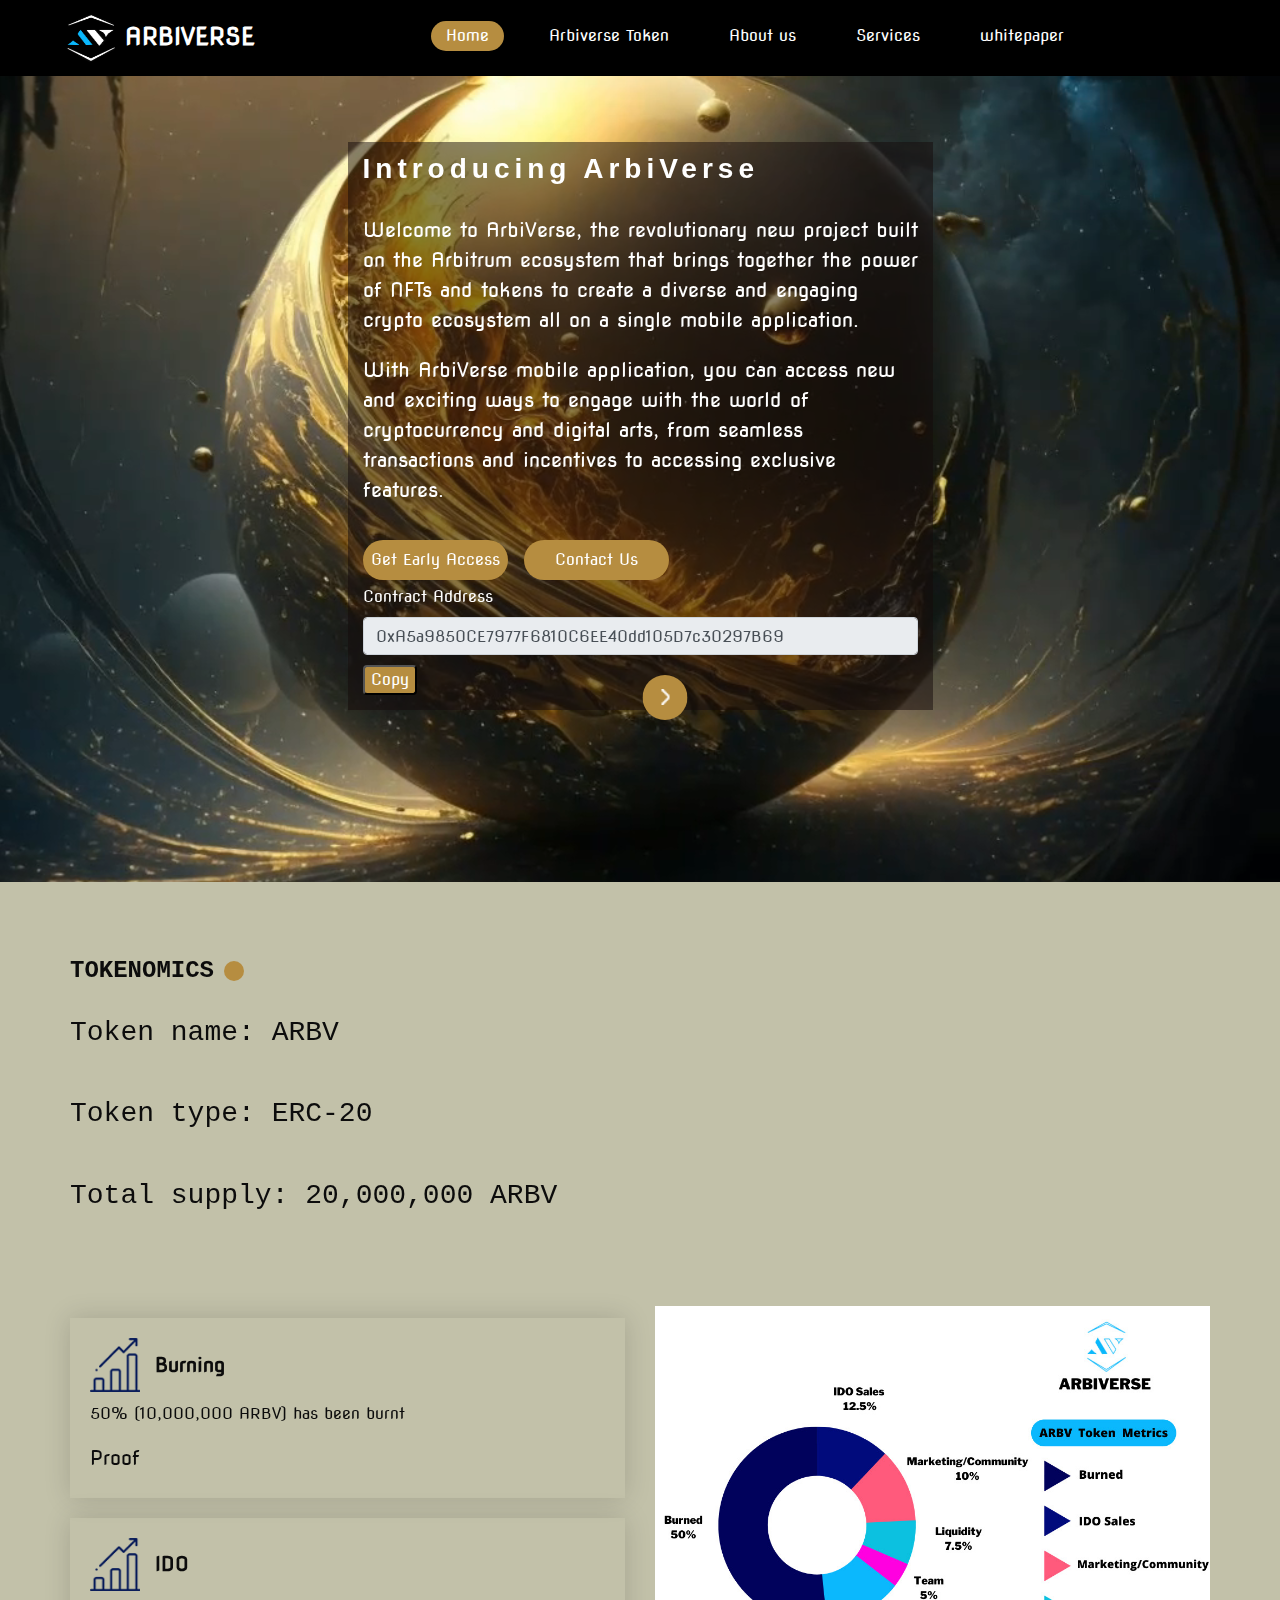
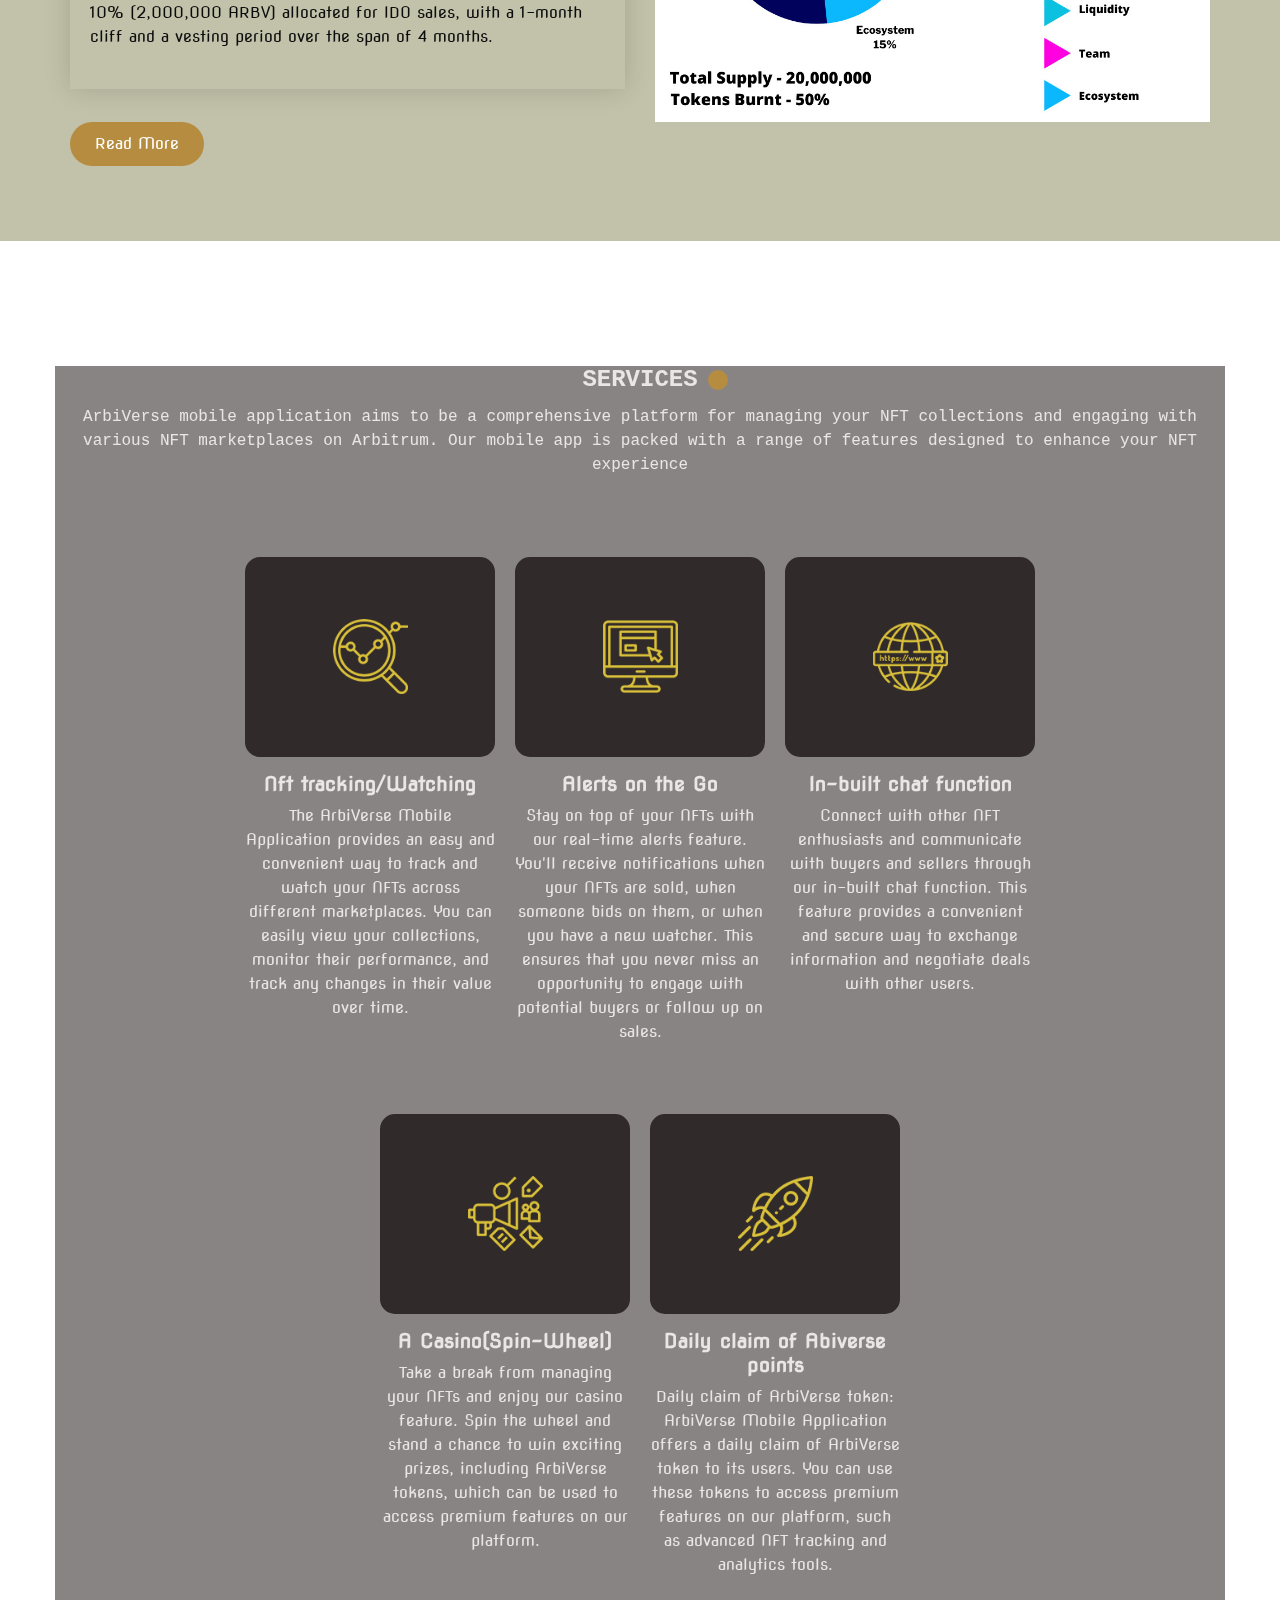
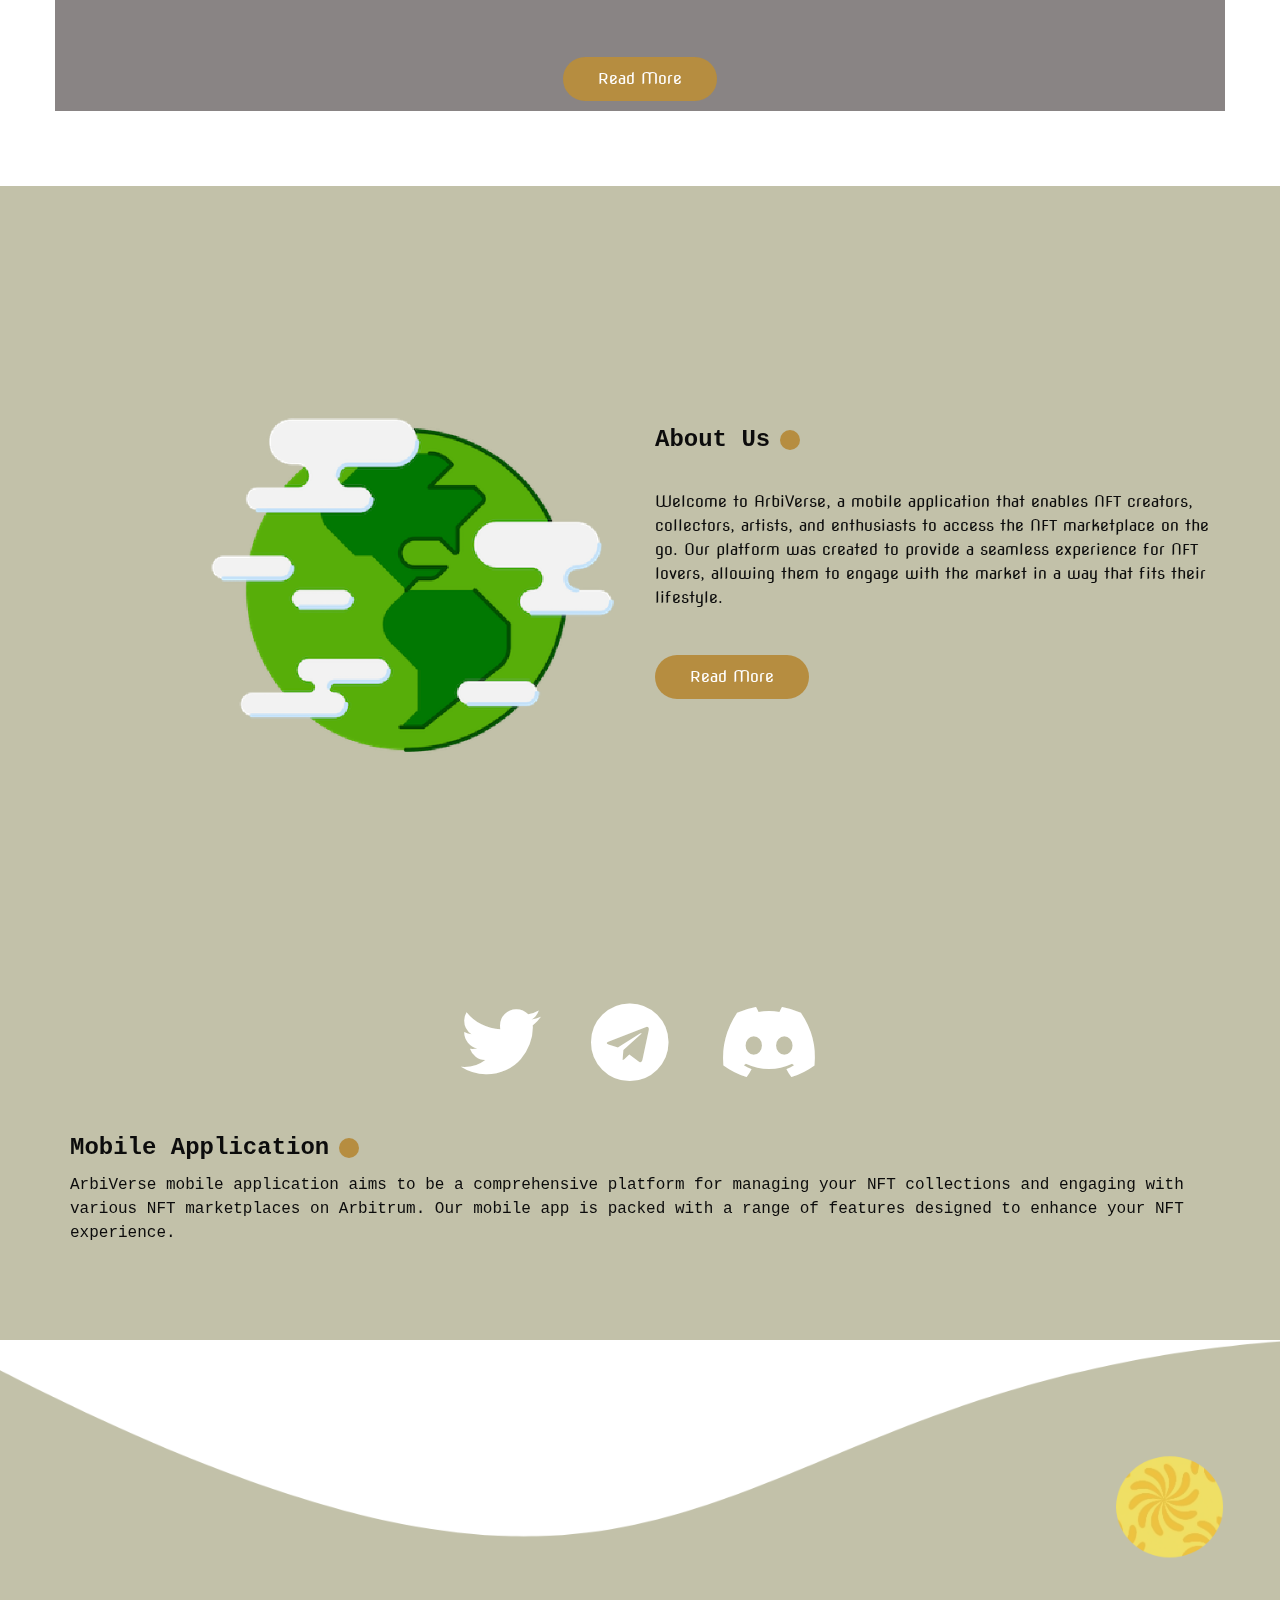
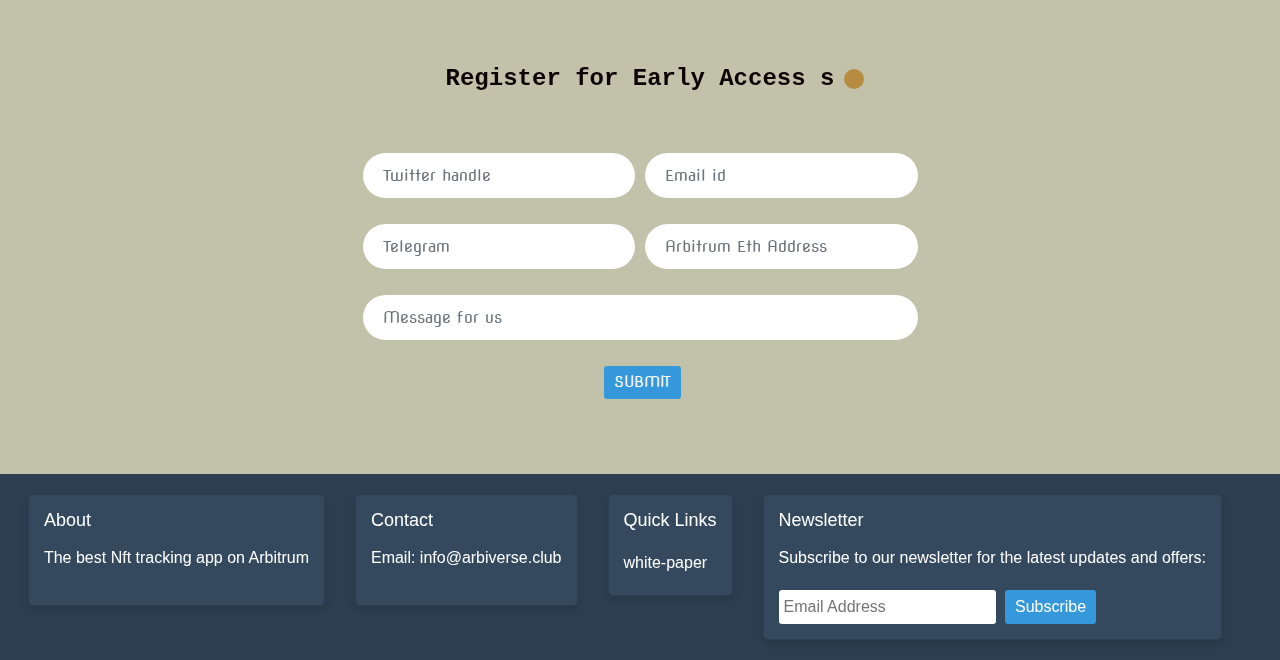
<file: index.html>
<!DOCTYPE html>
<html>

<head>
    <meta charset="utf-8" />
    <meta http-equiv="X-UA-Compatible" content="IE=edge" />
    <meta name="viewport" content="width=device-width, initial-scale=1, shrink-to-fit=no" />
    <meta name="keywords" content="" />
    <meta name="description" content="" />
    <meta name="author" content="" />
    <link rel="preconnect" href="https://fonts.googleapis.com">
    <link rel="preconnect" href="https://fonts.gstatic.com" crossorigin>
    <link href="https://fonts.googleapis.com/css2?family=Outfit:wght@400;600;700&display=swap" rel="stylesheet">
    <link rel="stylesheet" href="https://cdnjs.cloudflare.com/ajax/libs/font-awesome/6.2.1/css/all.min.css" integrity="sha512-MV7K8+y+gLIBoVD59lQIYicR65iaqukzvf/nwasF0nqhPay5w/9lJmVM2hMDcnK1OnMGCdVK+iQrJ7lzPJQd1w==" crossorigin="anonymous" referrerpolicy="no-referrer"
    />
     <link rel="stylesheet" href="https://cdnjs.cloudflare.com/ajax/libs/font-awesome/5.15.3/css/all.min.css">
    <style>
        @import url('https://css.gg/chevron-right-o.css');
    </style>
    <link href="https://fonts.cdnfonts.com/css/games" rel="stylesheet">
    <style>
        @import url('https://fonts.cdnfonts.com/css/games');
    </style>
    <link href='https://fonts.googleapis.com/css?family=Nova Flat' rel='stylesheet'>
    <title>Arbiverse</title>
    <link rel="stylesheet" type="text/css" href="https://cdnjs.cloudflare.com/ajax/libs/OwlCarousel2/2.1.3/assets/owl.carousel.min.css" />
    <link rel="stylesheet" type="text/css" href="css/bootstrap.css" />
    <link href="https://fonts.googleapis.com/css?family=Poppins:400,600,700&display=swap" rel="stylesheet">
    <link href="css/style.css" rel="stylesheet" />
    <link href="css/responsive.css" rel="stylesheet" />
    <style>
         /* Custom styles for social icons */
     .social-icons {
      list-style: none;
      padding: 0;
      margin: 0;
      display: flex;
      justify-content: center;
    }

    .social-icons li {
      margin: 0 10px;
    }

     .social-icons li a {
      font-size: 80px; /* Adjust the icon size as needed */
      display: inline-block;
      transition: transform 0.5s, color 0.5s; /* Added color transition */
      color: #fff; /* Initial color */
    }

    .social-icons li a:hover {
      transform: translateY(-10px);
      color: #B68D40; /* Color on hover */
    }
    
    footer {
            display: flex;
            flex-wrap: wrap;
            justify-content: center;
            align-items: flex-start;
            background-color: #2c3e50;
            padding: 20px;
            font-family: Arial, sans-serif;
            color: #ffffff;
        }

        .footer-section {
            width: 100%;
            margin-bottom: 20px;
        }

        .footer-section h3 {
            margin-bottom: 10px;
            font-size: 18px;
            border-bottom: 2px solid #34495e;
            display: inline-block;
            padding-bottom: 3px;
            animation: slideInLeft 1s;
        }

        .footer-section p,
        ul,
        li,
        form {
            animation: slideInUp 1s;
        }

        .social-icons {
            display: flex;
            justify-content: center;
        }

        .social-icons a {
            margin: 0 15px;
            text-decoration: none;
        }

        .social-icons img {
            width: 60px;
            height: 60px;
            border-radius: 50%;
            transition: transform 0.5s;
        }

        .social-icons img:hover {
            animation: bounce 0.5s;
        }

        .copy-right {
            margin: 20px 0;
            width: 100%;
            text-align: center;
            animation: fadeIn 1s;
        }

        ul {
            list-style-type: none;
            padding-left: 0;
        }

        li {
            margin-bottom: 5px;
        }

        a {
            color: #ffffff;
            text-decoration: none;
        }

        a:hover {
            color: #3498db;
        }

        input[type="email"] {
            padding: 5px;
            border: none;
            border-radius: 3px;
        }

        button[type="submit"] {
            padding: 5px 10px;
            background-color: #3498db;
            color: #ffffff;
            border: none;
            border-radius: 3px;
            cursor: pointer;
            margin-left: 5px;
        }

        button[type="submit"]:hover {
            background-color: #2980b9;
        }

        @media screen and (min-width: 768px) {
            .footer-section {
                width: auto;
                margin-right: 30px;
                margin-bottom: 0;
            }
            .social-icons,
            .copy-right {
                width: auto;
            }
            .copy-right {
                margin: 20px 0 0 0;
                text-align: center;
            }
        }

        @keyframes bounce {
            0%,
            20%,
            50%,
            80%,
            100% {
                transform: translateY(0);
            }
            40% {
                transform: translateY(-30px);
            }
            60% {
                transform: translateY(-15px);
            }
        }

        @keyframes slideInLeft {
            0% {
                transform: translateX(-100%);
                opacity: 0;
            }
            100% {
                transform: translateX(0);
                opacity: 1;
            }
        }

        @keyframes slideInUp {
            0% {
                transform: translateY(20px);
                opacity: 0;
            }
            100% {
                transform: translateY(0);
                opacity: 1;
            }
        }

        @keyframes fadeIn {
            0% {
                opacity: 0;
            }
            100% {
                opacity: 1;
            }
        }

        .card {
            background-color: #34495e;
            border-radius: 5px;
            padding: 15px;
            box-shadow: 0 4px 6px rgba(0, 0, 0, 0.1);
        }

        .card h3 {
            margin-top: 0;
        }
    </style>
</head>

<body style="font-family: 'Nova Flat'; ">
    <div class="hero_area backimage">
        <header class="header_section">
            <div class="container-fluid" style="background-color: black; z-index:100;">
                <nav class="navbar navbar-expand-lg custom_nav-container "> <a class="navbar-brand" href="index.html"> <span> <img src="images/logo.png" class="logo" alt=""> Arbiverse </span> </a> </a> <button class="navbar-toggler" type="button" data-toggle="collapse" data-target="#navbarSupportedContent" aria-controls="navbarSupportedContent"
                        aria-expanded="false" aria-label="Toggle navigation"> <span class="s-1"> </span> <span class="s-2"> </span> <span class="s-3"> </span> </button>
                    <div class="collapse navbar-collapse" id="navbarSupportedContent">
                        <div class="d-flex mx-auto flex-column flex-lg-row align-items-center">
                            <ul class="navbar-nav ">
                                <li class="nav-item active"> <a class="nav-link" href="#">Home <span class="sr-only">(current)</span></a> </li>
                                <li class="nav-item"> <a class="nav-link" href="#token">Arbiverse Token</a> </li>
                                <li class="nav-item"> <a class="nav-link" href="#about"> About us</a> </li>
                                <li class="nav-item"> <a class="nav-link" href="#service">Services</a> </li>
                                <li class="nav-item"> <a class="nav-link" href="https://arbiverse.gitbook.io/white-paper/">whitepaper</a> </li>
                                <!-- <li class="nav-item"> <a class="nav-link" href="">Arbiversity</a> <h6>comming soon</h6> </li>-->
                            </ul>
                        </div>
                    </div>
                </nav>
            </div>
        </header>
        <section class=" slider_section">
            <div id="carouselExampleIndicators" class="carousel slide" data-ride="carousel">
                <div class="carousel-inner">
                    <div class="carousel-item active ">
                        <div class="container">
                            <div class="row">
                                <div class="col-md-6 m-div">
                                    <div class="detail_box">
                                        <h1 style=" font-family: 'Games', sans-serif; letter-spacing: 5px; font-size:28px; margin-top: 10px;"> Introducing ArbiVerse </h1>
                                        <div>
                                            <p style="font-size:20px;"> Welcome to ArbiVerse, the revolutionary new project built on the Arbitrum ecosystem that brings together the power of NFTs and tokens to create a diverse and engaging crypto ecosystem all on a single mobile
                                                application.
                                                <p style="font-size:20px;"> With ArbiVerse mobile application, you can access new and exciting ways to engage with the world of cryptocurrency and digital arts, from seamless transactions and incentives to accessing exclusive features.</p>
                                            </p>
                                        </div>
                                        <div class="btn-box"> <a href="#early" class="btn-1"> Get Early Access </a> <a href="" class="btn-1"> Contact Us </a> </div>
                                        <div class="contract-address-container" style="margin-bottom: 15px;"> <label for="contract-address">Contract Address</label> <input type="text" class="form-control" id="contract-address" value="0xA5a9850CE7977F6810C6EE40dd105D7c30297B69" readonly> <button class="rounded" type="button"
                                                style="background-color:#B68D40; margin-top:10px;border-radius: 20%; color: #fff;" id="copy-button" onclick="copyAddress()">Copy</button> </div>
                                    </div>
                                </div>
                                <!-- <div class="col-md-6"> <div class="img-box"> <img src="images/img7.png" alt=""> </div></div>--></div>
                        </div>
                    </div>
                    <div class="carousel-item ">
                        <div class="container">
                            <div class="row">
                                <div class="col-md-6 m-div">
                                    <div class="detail_box" style="margin-bottom:10px;">
                                        <h1 style=" font-family: 'Games', sans-serif; letter-spacing: 5px; font-size: 28px; margin-top: 10px;"> Introducing ArbiVerse </h1>
                                        <p style="font-size:20px;"> Welcome to the world of ArbiVerse - where the possibilities of NFTs on Arbitrum are endless! Join us on an exciting journey through a unique universe of NFTs, where you can manage, trade, and interact with your
                                            collections like never before. With ArbiVerse, you can experience the full potential of NFTs on the Arbitrum network, with cutting-edge features and tools designed to simplify your NFT experience.</p>
                                        </p>
                                        <div class="btn-box"> <a href="" class="btn-1"> Get Early Access </a> <a href="" class="btn-1"> Contact Us </div><div class="contract-address-container" style="margin-bottom: 15px;"> <label for="contract-address">Contract Address</label> <input type="text" class="form-control" id="contract-address" value="0xA5a9850CE7977F6810C6EE40dd105D7c30297B69" readonly> <button class="rounded" type="button" style="background-color:#B68D40; margin-top:10px;border-radius: 20%; color: #fff;" id="copy-button" onclick="copyAddress()">Copy</button> </div></div></div></div></div></div></div></div><div class="carousel_btn-container" style="margin-top:40px;"><!-- <a class="carousel-control-prev" href="#carouselExampleIndicators" role="button" data-slide="prev"> <span class="sr-only">Previous</span> </a>                                            --> <a class="carousel-control-next" href="#carouselExampleIndicators" role="button" data-slide="next"> <span class="sr-only">Next</span> </a> </div>
                                    </div>
        </section>
        </div>
        <div id="token"></div>
        <section class="work_section layout_padding" style="background-color:#c2c1a9;">
            <div class="container">
                <div class="heading_container">
                    <h2> TOKENOMICS </h2>
                    <p>
                        <h3>Token name: ARBV</h3>
                    </p>
                    <p>
                        <h3>Token type: ERC-20</h3>
                    </p>
                    <p>
                        <h3>Total supply: 20,000,000 ARBV</h3>
                    </p>
                    </p>
                </div>
                <div class="row">
                    <div class="col-md-6">
                        <div class="detail_container">
                            <div class="box b-1">
                                <div class="top-box">
                                    <div class="icon-box"> <img src="images/work-i2.png" alt=""> </div>
                                    <h5> Burning </h5>
                                </div>
                                <div class="bottom-box">
                                    <p> 50% (10,000,000 ARBV) has been burnt </p>
                                    <h5 class="top-box"> Proof</h5>
                                </div>
                            </div>
                            <div class="box b-1">
                                <div class="top-box">
                                    <div class="icon-box"> <img src="images/work-i2.png" alt=""> </div>
                                    <h5> IDO </h5>
                                </div>
                                <div class="bottom-box">
                                    <p> 10% (2,000,000 ARBV) allocated for IDO sales, with a 1-month cliff and a vesting period over the span of 4 months. </p>
                                </div>
                            </div>
                        </div>
                    </div>
                    <div class="col-md-6">
                        <div class="img-box"> <img src="images/wat.jpeg" alt=""> </div>
                    </div>
                </div>
                <div class="btn-box"> <a href="https://arbiverse.gitbook.io/white-paper/page-1/whitepaper-arbiverse/statement-of-problem/features" target="_blank"> Read More </a> </div>
            </div>
        </section>
        <div id="service"></div>
        <section class="service_section layout_padding">
            <div class="video-container"> <video autoplay muted loop id="video-background"> <source src="/images/gold.mp4" type="video/mp4"> </video></div>
            <div class="container m-div">
                <div class="heading_container">
                    <h2> SERVICES </h2>
                    <p> ArbiVerse mobile application aims to be a comprehensive platform for managing your NFT collections and engaging with various NFT marketplaces on Arbitrum. Our mobile app is packed with a range of features designed to enhance your NFT
                        experience </p>
                </div>
                <div class="service_container">
                    <div class="box">
                        <div class="img-box"> <img src="images/s-1.png" alt=""> </div>
                        <div class="detail-box">
                            <h5> Nft tracking/Watching </h5>
                            <p> The ArbiVerse Mobile Application provides an easy and convenient way to track and watch your NFTs across different marketplaces. You can easily view your collections, monitor their performance, and track any changes in their
                                value over time. </p>
                        </div>
                    </div>
                    <div class="box">
                        <div class="img-box"> <img src="images/s-2.png" alt=""> </div>
                        <div class="detail-box">
                            <h5> Alerts on the Go </h5>
                            <p> Stay on top of your NFTs with our real-time alerts feature. You'll receive notifications when your NFTs are sold, when someone bids on them, or when you have a new watcher. This ensures that you never miss an opportunity to
                                engage with potential buyers or follow up on sales. </p>
                        </div>
                    </div>
                    <div class="box">
                        <div class="img-box"> <img src="images/s-3.png" alt=""> </div>
                        <div class="detail-box">
                            <h5> In-built chat function </h5>
                            <p> Connect with other NFT enthusiasts and communicate with buyers and sellers through our in-built chat function. This feature provides a convenient and secure way to exchange information and negotiate deals with other users.
                                </p>
                        </div>
                    </div>
                    <div class="box">
                        <div class="img-box"> <img src="images/s-4.png" alt=""> </div>
                        <div class="detail-box">
                            <h5> A Casino(Spin-Wheel) </h5>
                            <p> Take a break from managing your NFTs and enjoy our casino feature. Spin the wheel and stand a chance to win exciting prizes, including ArbiVerse tokens, which can be used to access premium features on our platform. </div>
                    </div>
                    <div class="box">
                        <div class="img-box"> <img src="images/s-5.png" alt=""> </div>
                        <div class="detail-box">
                            <h5> Daily claim of Abiverse points </h5>
                            <p> Daily claim of ArbiVerse token: ArbiVerse Mobile Application offers a daily claim of ArbiVerse token to its users. You can use these tokens to access premium features on our platform, such as advanced NFT tracking and analytics
                                tools. </p>
                        </div>
                    </div>
                </div>
                <div class="btn-box"> <a href="https://arbiverse.gitbook.io/white-paper/page-1/whitepaper-arbiverse/statement-of-problem/features" target="_blank" style="margin-bottom:10px;"> Read More </a> </div>
            </div>
        </section>
        <div id="about"></div>
        <section class="about_section " style="background-color:#c2c1a9;">
            <div class="container">
                <div class="row">
                    <div class="col-md-6">
                        <div class="img-box"> <img src="images/about-img.png" class="animated11"> </div>
                    </div>
                    <div class="col-md-6">
                        <div class="detail-box">
                            <div class="heading_container">
                                <h2> About Us </h2>
                            </div>
                            <p> Welcome to ArbiVerse, a mobile application that enables NFT creators, collectors, artists, and enthusiasts to access the NFT marketplace on the go. Our platform was created to provide a seamless experience for NFT lovers, allowing
                                them to engage with the market in a way that fits their lifestyle. </p><a href="https://arbiverse.gitbook.io/white-paper/" target="_blank"> Read More </a> </div>
                    </div>
                </div>
            </div>
        </section>

        <section style="background-color:#c2c1a9;">
            <div class="container">
    <ul class="social-icons">
      <li><a href="https://twitter.com/ArbiVerse_1"><i class="fab fa-twitter"></i></a></li>
      <li><a href="https://t.me/+edkZitNoalRlYWM8"><i class="fab fa-telegram"></i></a></li>
      <li><a href="https://discord.gg/FgxFASmcVW"><i class="fab fa-discord"></i></a></li>
    </ul>
  </div>
        </section>
        <section class="client_section layout_padding-bottom" style="background-color:#c2c1a9;">
            <div class="container">
                <div class="heading_container">
                    <h2 style="margin-top: 30px;"> Mobile Application </h2>
                    <p> ArbiVerse mobile application aims to be a comprehensive platform for managing your NFT collections and engaging with various NFT marketplaces on Arbitrum. Our mobile app is packed with a range of features designed to enhance your NFT
                        experience. </p>
                </div>
            </div>
            </div>
        </section>
        <div class="footer_bg">
            <div id="early"></div>
            <section class="contact_section layout_padding" id="contactLink" style="background-color: #c2c1a9;">
                <div class="container">
                    <div class="heading_container">
                        <h2> Register for Early Access s</h2>
                    </div>
                </div>
                <div class="container">
                    <div class="row">
                        <div class="col-lg-6 col-md-8 mx-auto">
                            <form action="https://getform.io/f/b34e4807-327c-4b07-a228-e07c7dcbfc61" method="POST" target="_blank">
                                <div class="form-row">
                                    <div class="form-group col-md-6"> <input type="text" class="form-control" id="inputName4" placeholder="Twitter handle" name="twitter"> </div>
                                    <div class="form-group col-md-6"> <input type="email" class="form-control" id="inputEmail4" placeholder="Email id" name="email"> </div>
                                </div>
                                <div class="form-row">
                                    <div class="form-group col"> <input type="text" class="form-control" id="inputSubject4" placeholder="Telegram" name="Telegram"> </div>
                                    <div class="form-group col"> <input type="text" class="form-control" id="inputSubject4" placeholder="Arbitrum Eth Address" name="EthAddress"> </div>
                                </div>
                                <div class="form-group"> <input type="text" class="form-control" id="inputMessage" placeholder="Message for us" name="Message"> </div>
                                <div class="d-flex justify-content-center"> <button type="submit" class="" style="margin-top:10px;">Submit</button> </div>
                            </form>
                        </div>
                    </div>
                </div>
            </section>
            <footer>
                <div class="footer-section card">
                    <h3>About</h3>
                    <p>The best Nft tracking app on Arbitrum</p>
                </div>
                <div class="footer-section card">
                    <h3>Contact</h3>
                    <p>Email: info@arbiverse.club</p>
                </div>
                <div class="footer-section card">
                    <h3>Quick Links</h3>
                    <ul>
                        <li><a href="/terms"></a></li>
                        <li><a href="https://arbiverse.gitbook.io/white-paper/"></a>white-paper</li>
                    </ul>
                </div>
                <div class="footer-section card">
                    <h3>Newsletter</h3>
                    <p>Subscribe to our newsletter for the latest updates and offers:</p>
                    <form action="https://getform.io/f/b34e4807-327c-4b07-a228-e07c7dcbfc61" method="POST"> <input type="email" name="email" placeholder="Email Address" required> <button type="submit" target="blan">Subscribe</button> </form>
                </div>
            </footer>
</body>
<script>
    const images = ['images/fade.jpg', 'images/arbiverse2.png', 'images/arbivere.png'];
    const background = document.querySelector('.backimage');
    let index = 0;

    function changeBackground() {
        background.style.backgroundImage = `url('${images[index]}')`;
        index = (index + 1) % images.length;
    }
    setInterval(changeBackground, 6000);

    function copyAddress() {
        const addressInput = document.getElementById("contract-address");
        addressInput.select();
        addressInput.setSelectionRange(0, 99999); // For mobile devices document.execCommand("copy"); alert("Contract address copied: " + addressInput.value);}// footer
    }
</script>
<script type="text/javascript" src="js/jquery-3.4.1.min.js"></script>
<script type="text/javascript" src="js/bootstrap.js"></script>
<script type="text/javascript" src="js/custom.js"></script>
<script src="https://code.jquery.com/jquery-3.5.1.slim.min.js"></script>
  <script src="https://cdn.jsdelivr.net/npm/@popperjs/core@2.5.4/dist/umd/popper.min.js"></script>
  <script src="https://maxcdn.bootstrapcdn.com/bootstrap/4.5.2/js/bootstrap.min.js"></script>
    
</html>
</file>
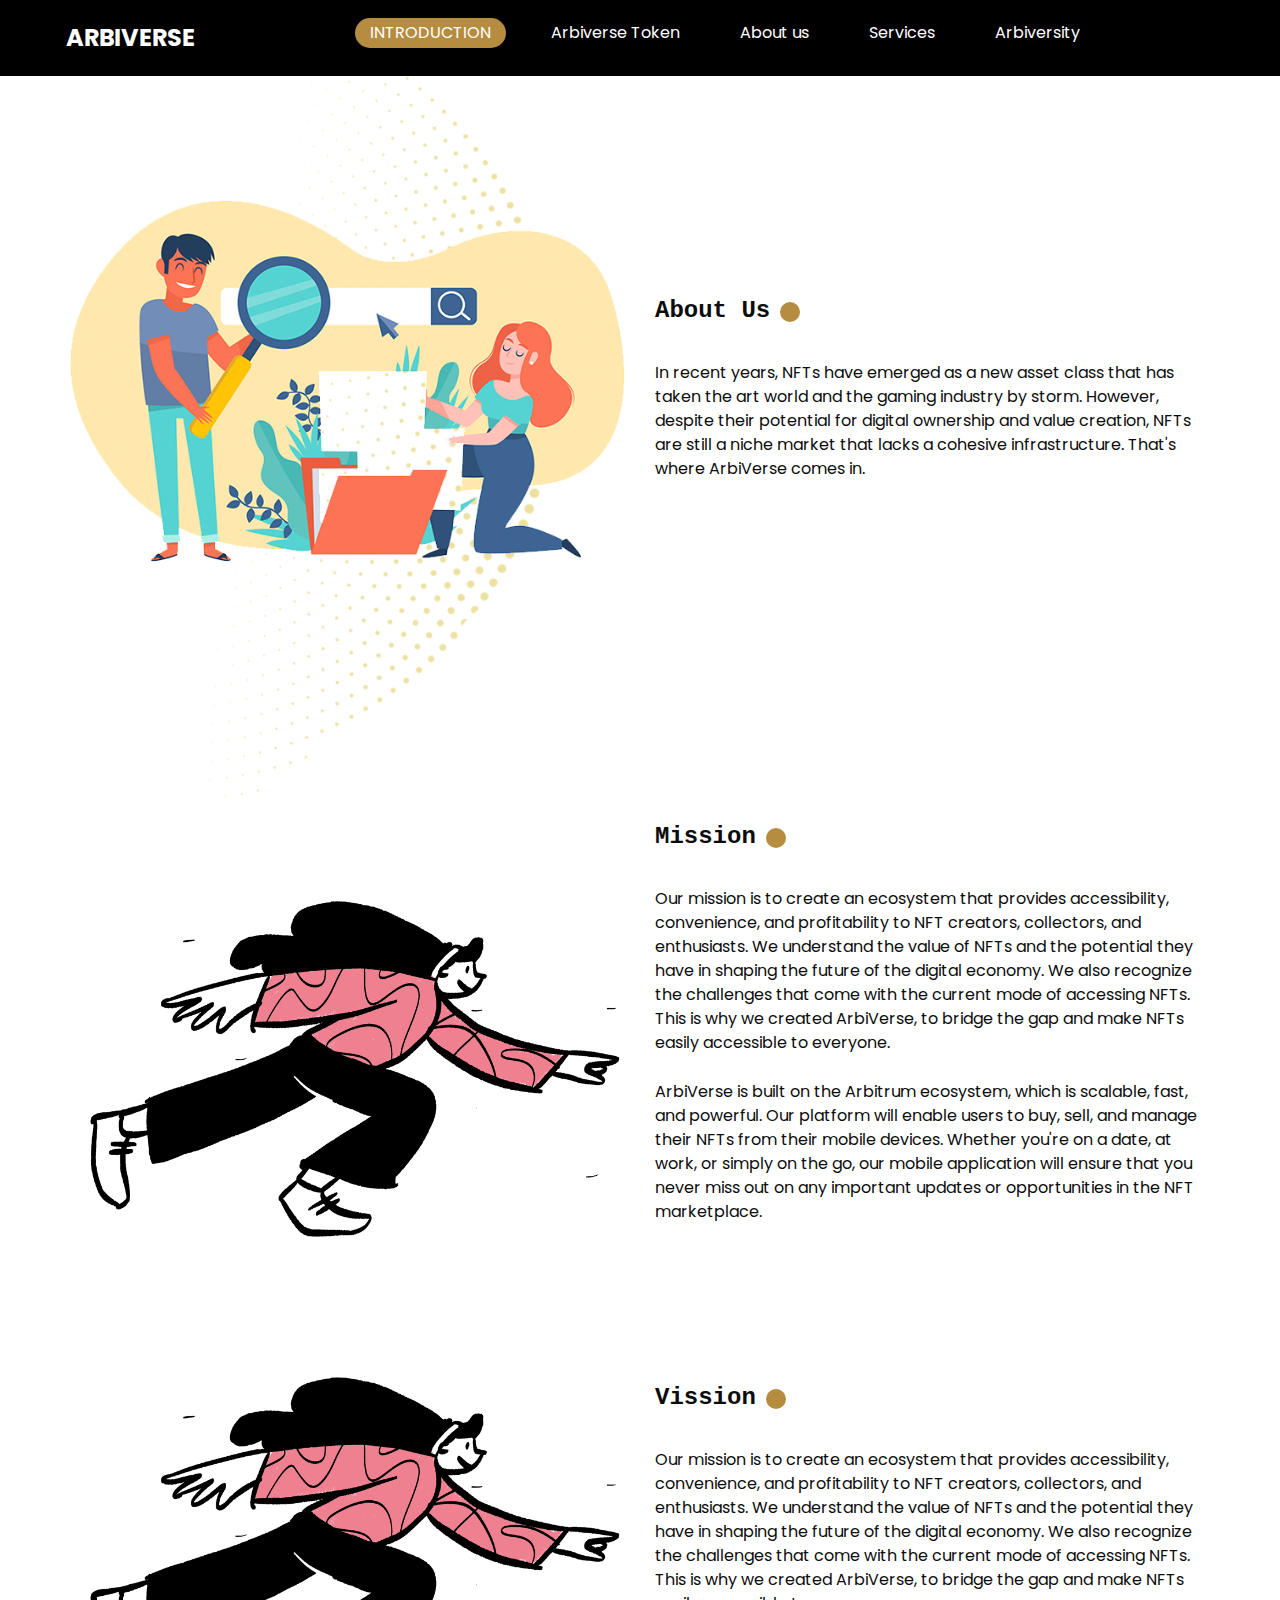
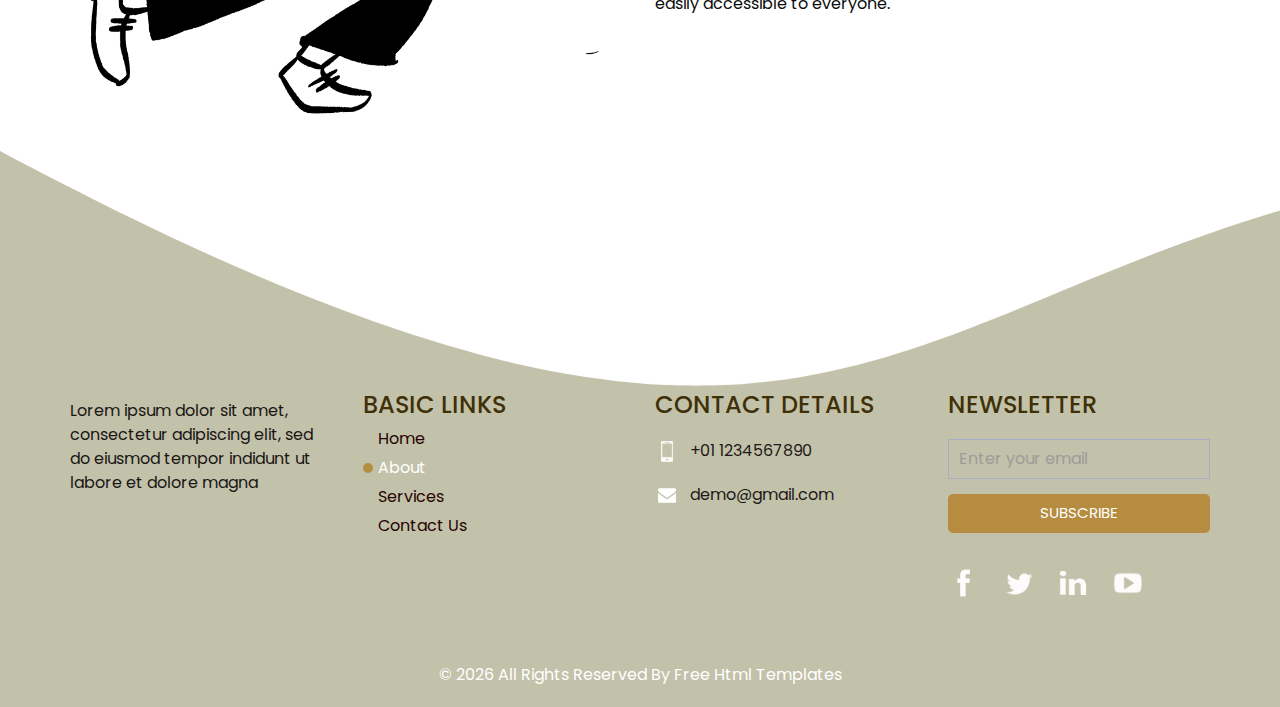
<file: about.html>
<!DOCTYPE html>
<html>

<head>
  <!-- Basic -->
  <meta charset="utf-8" />
  <meta http-equiv="X-UA-Compatible" content="IE=edge" />
  <!-- Mobile Metas -->
  <meta name="viewport" content="width=device-width, initial-scale=1, shrink-to-fit=no" />
  <!-- Site Metas -->
  <meta name="keywords" content="" />
  <meta name="description" content="" />
  <meta name="author" content="" />

  <title>Abiverse</title>

  <!-- slider stylesheet -->
  <link rel="stylesheet" type="text/css" href="https://cdnjs.cloudflare.com/ajax/libs/OwlCarousel2/2.1.3/assets/owl.carousel.min.css" />

  <!-- bootstrap core css -->
  <link rel="stylesheet" type="text/css" href="css/bootstrap.css" />

  <!-- fonts style -->
  <link href="https://fonts.googleapis.com/css?family=Poppins:400,600,700&display=swap" rel="stylesheet">
  <!-- Custom styles for this template -->
  <link href="css/style.css" rel="stylesheet" />
  <!-- responsive style -->
  <link href="css/responsive.css" rel="stylesheet" />
</head>

<body class="sub_page">

  <div class="hero_area">
    <!-- header section strats -->
    <header class="header_section" >
      <div class="container-fluid" style="background-color: black; z-index:100;">
        <nav class="navbar navbar-expand-lg custom_nav-container " >
          <a class="navbar-brand" href="index.html">
            <span>
             Arbiverse
            </span>
          </a>
          </a>
          <button class="navbar-toggler" type="button" data-toggle="collapse" data-target="#navbarSupportedContent" aria-controls="navbarSupportedContent" aria-expanded="false" aria-label="Toggle navigation">
            <span class="s-1"> </span>
            <span class="s-2"> </span>
            <span class="s-3"> </span>
          </button>

          <div class="collapse navbar-collapse" id="navbarSupportedContent">
            <div class="d-flex mx-auto flex-column flex-lg-row align-items-center">
              <ul class="navbar-nav  ">
                <li class="nav-item active">
                  <a class="nav-link" href="index.html">INTRODUCTION  <span class="sr-only">(current)</span></a>
                </li>
                <li class="nav-item">
                  <a class="nav-link" href="about.html">Arbiverse Token</a>
                </li>
                <li class="nav-item">
                  <a class="nav-link" href="service.html"> About us</a>
                </li>
                <li class="nav-item">
                  <a class="nav-link" href="#contactLink">Services</a>
                </li>
                <li class="nav-item">
                  <a class="nav-link" href="#contactLink">Arbiversity</a>
                </li>
              </ul>
            </div>
           
          </div>
        </nav>
      </div>
    </header>
    <!-- end header section -->
  </div>

  <!-- about section -->

  <section class="about_section ">
    <div class="container">
      <div class="row">
        <div class="col-md-6">
          <div class="img-box">
            <img src="images/about-img2.png" alt="">
          </div>
        </div>
        <div class="col-md-6">
          <div class="detail-box">
            <div class="heading_container">
              <h2>
                About Us
              </h2>
            </div>
            <p class="bottom-box">
             In recent years, NFTs have emerged as a new asset class that has taken the art world and the gaming industry by storm. However, despite their potential for digital ownership and value creation, NFTs are still a niche market that lacks a cohesive infrastructure. That's where ArbiVerse comes in. 
            </p>
           
          </div>
        </div>
      </div>
    </div>
  </section>


    

      <section class="about_section ">
    <div class="container">
      <div class="row">
        <div class="col-md-6">
          <div class="img-box">
            <img src="images/sprinting.gif" style="margin-top:60px;" alt="">
          </div>
        </div>
        <div class="col-md-6">
          <div class="detail-box">
            <div class="heading_container">
              <h2>
                Mission
              </h2>
            </div>
            <p class="bottom-box">
        <p>Our mission is to create an ecosystem that provides accessibility, convenience, and profitability to NFT creators, collectors, and enthusiasts. We understand the value of NFTs and the potential they have in shaping the future of the digital economy. We also recognize the challenges that come with the current mode of accessing NFTs. This is why we created ArbiVerse, to bridge the gap and make NFTs easily accessible to everyone.</p>
        <p>ArbiVerse is built on the Arbitrum ecosystem, which is scalable, fast, and powerful. Our platform will enable users to buy, sell, and manage their NFTs from their mobile devices. Whether you're on a date, at work, or simply on the go, our mobile application will ensure that you never miss out on any important updates or opportunities in the NFT marketplace.</p>
        <!-- <p>ArbiVerse is built on the Arbitrum ecosystem, which is scalable, fast, and powerful. Our platform will enable users to buy, sell, and manage their NFTs from their mobile devices. Whether you're on a date, at work, or simply on the go, our mobile application will ensure that you never miss out on any important updates or opportunities in the NFT marketplace.</p> --> 
            </p>
           
          </div>
        </div>
      </div>
    </div>
  </section>

      
    

     <section class="about_section ">
    <div class="container">
      <div class="row">
        <div class="col-md-6">
          <div class="img-box">
            <img src="images/sprinting.gif" style="margin-top:60px;" alt="">
          </div>
        </div>
        <div class="col-md-6">
          <div class="detail-box">
            <div class="heading_container">
              <h2>
                Vission
              </h2>
            </div>
            <p class="bottom-box">
          
        <p>Our mission is to create an ecosystem that provides accessibility, convenience, and profitability to NFT creators, collectors, and enthusiasts. We understand the value of NFTs and the potential they have in shaping the future of the digital economy. We also recognize the challenges that come with the current mode of accessing NFTs. This is why we created ArbiVerse, to bridge the gap and make NFTs easily accessible to everyone.</p>
        <!-- <p>ArbiVerse is built on the Arbitrum ecosystem, which is scalable, fast, and powerful. Our platform will enable users to buy, sell, and manage their NFTs from their mobile devices. Whether you're on a date, at work, or simply on the go, our mobile application will ensure that you never miss out on any important updates or opportunities in the NFT marketplace.</p> --> 
            </p>
           
          </div>
        </div>
      </div>
    </div>
  </section>

  <!-- end about section -->


  <div class="footer_bg">

    <!-- contact section -->
    <section class="contact_section layout_padding" id="contactLink">
      
    </section>


    <!-- end contact section -->



    <!-- info section -->
    <section class="info_section layout_padding2">
      <div class="container">
        <div class="row">
          <div class="col-md-3">
            <div class="info_logo">
              <h3>
                
              </h3>
              <p>
                Lorem ipsum dolor sit amet, consectetur adipiscing elit, sed do eiusmod tempor indidunt ut labore et
                dolore magna
              </p>
            </div>
          </div>
          <div class="col-md-3">
            <div class="info_links">
              <h4>
                BASIC LINKS
              </h4>
              <ul class="  ">
                <li class=" ">
                  <a class="" href="index.html">Home <span class="sr-only">(current)</span></a>
                </li>
                <li class="active">
                  <a class="" href="about.html"> About</a>
                </li>
                <li class="">
                  <a class="" href="service.html"> Services </a>
                </li>
                <li class="">
                  <a class="" href="#contactLink">Contact Us</a>
                </li>
              </ul>
            </div>
          </div>
          <div class="col-md-3">
            <div class="info_contact">
              <h4>
                CONTACT DETAILS
              </h4>
              <a href="">
                <div class="img-box">
                  <img src="images/telephone-white.png" width="12px" alt="">
                </div>
                <p>
                  +01 1234567890
                </p>
              </a>
              <a href="">
                <div class="img-box">
                  <img src="images/envelope-white.png" width="18px" alt="">
                </div>
                <p>
                  demo@gmail.com
                </p>
              </a>
            </div>
          </div>
          <div class="col-md-3">
            <div class="info_form ">
              <h4>
                NEWSLETTER
              </h4>
              <form action="">
                <input type="email" placeholder="Enter your email">
                <button>
                  Subscribe
                </button>
              </form>
              <div class="social_box">
                <a href="">
                  <img src="images/info-fb.png" alt="">
                </a>
                <a href="">
                  <img src="images/info-twitter.png" alt="">
                </a>
                <a href="">
                  <img src="images/info-linkedin.png" alt="">
                </a>
                <a href="">
                  <img src="images/info-youtube.png" alt="">
                </a>
              </div>
            </div>
          </div>
        </div>
      </div>
    </section>

    <!-- end info_section -->


    <!-- footer section -->
    <section class="container-fluid footer_section">
      <div class="container">
        <p>
          &copy; <span id="displayYear"></span> All Rights Reserved By
          <a href="https://html.design/">Free Html Templates</a>
        </p>
      </div>
    </section>
    <!-- footer section -->

  </div>

  <script type="text/javascript" src="js/jquery-3.4.1.min.js"></script>
  <script type="text/javascript" src="js/bootstrap.js"></script>
  <script type="text/javascript" src="js/custom.js"></script>


</body>

</html>
</file>
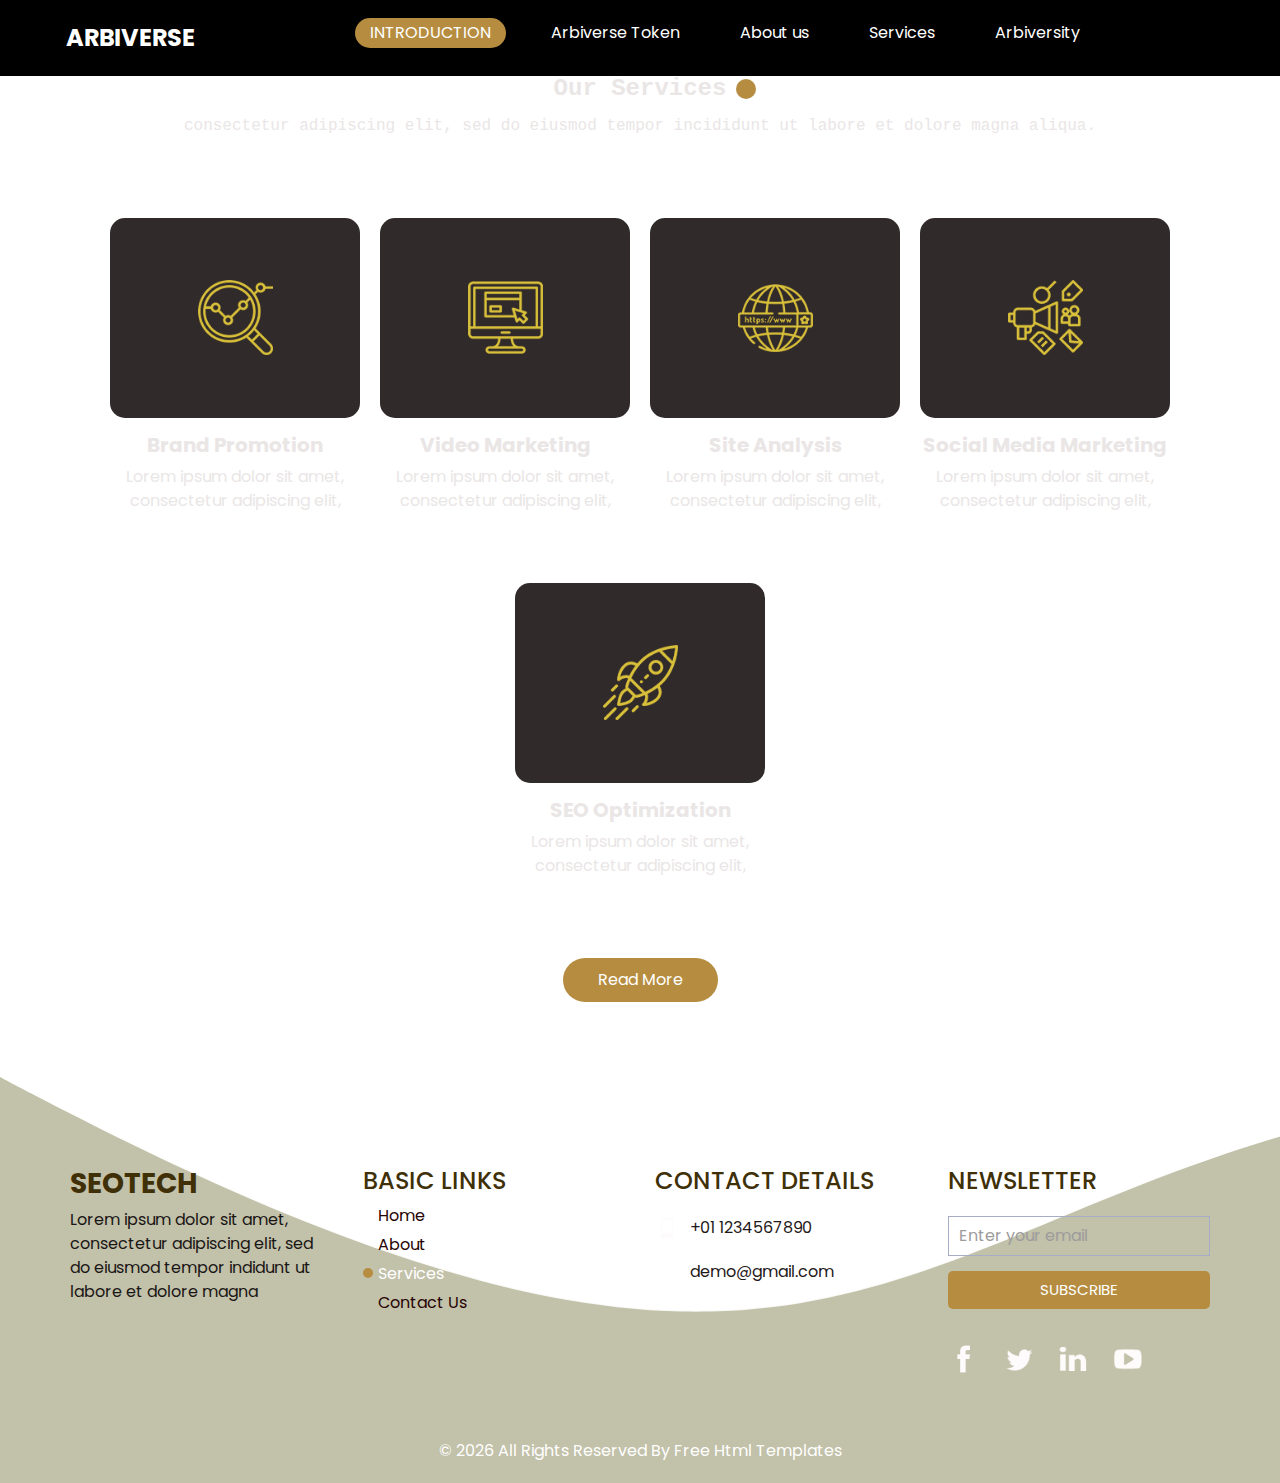
<file: service.html>
<!DOCTYPE html>
<html>

<head>
  <!-- Basic -->
  <meta charset="utf-8" />
  <meta http-equiv="X-UA-Compatible" content="IE=edge" />
  <!-- Mobile Metas -->
  <meta name="viewport" content="width=device-width, initial-scale=1, shrink-to-fit=no" />
  <!-- Site Metas -->
  <meta name="keywords" content="" />
  <meta name="description" content="" />
  <meta name="author" content="" />

  <title>Seotech</title>

  <!-- slider stylesheet -->
  <link rel="stylesheet" type="text/css" href="https://cdnjs.cloudflare.com/ajax/libs/OwlCarousel2/2.1.3/assets/owl.carousel.min.css" />

  <!-- bootstrap core css -->
  <link rel="stylesheet" type="text/css" href="css/bootstrap.css" />

  <!-- fonts style -->
  <link href="https://fonts.googleapis.com/css?family=Poppins:400,600,700&display=swap" rel="stylesheet">
  <!-- Custom styles for this template -->
  <link href="css/style.css" rel="stylesheet" />
  <!-- responsive style -->
  <link href="css/responsive.css" rel="stylesheet" />
</head>

<body class="sub_page">

  <div class="hero_area">
    <!-- header section strats -->
    <header class="header_section" >
      <div class="container-fluid" style="background-color: black; z-index:100;">
        <nav class="navbar navbar-expand-lg custom_nav-container " >
          <a class="navbar-brand" href="index.html">
            <span>
             Arbiverse
            </span>
          </a>
          </a>
          <button class="navbar-toggler" type="button" data-toggle="collapse" data-target="#navbarSupportedContent" aria-controls="navbarSupportedContent" aria-expanded="false" aria-label="Toggle navigation">
            <span class="s-1"> </span>
            <span class="s-2"> </span>
            <span class="s-3"> </span>
          </button>

          <div class="collapse navbar-collapse" id="navbarSupportedContent">
            <div class="d-flex mx-auto flex-column flex-lg-row align-items-center">
              <ul class="navbar-nav  ">
                <li class="nav-item active">
                  <a class="nav-link" href="index.html">INTRODUCTION  <span class="sr-only">(current)</span></a>
                </li>
                <li class="nav-item">
                  <a class="nav-link" href="about.html">Arbiverse Token</a>
                </li>
                <li class="nav-item">
                  <a class="nav-link" href="service.html"> About us</a>
                </li>
                <li class="nav-item">
                  <a class="nav-link" href="#contactLink">Services</a>
                </li>
                <li class="nav-item">
                  <a class="nav-link" href="#contactLink">Arbiversity</a>
                </li>
              </ul>
            </div>
           
          </div>
        </nav>
      </div>
    </header>
    <!-- end header section -->
  </div>

  <!-- service section -->
  <section class="service_section layout_padding">
    <div class="container-fluid">
      <div class="heading_container">
        <h2>
          Our Services
        </h2>
        <p>
          consectetur adipiscing elit, sed do eiusmod tempor incididunt ut labore et dolore magna aliqua.
        </p>
      </div>

      <div class="service_container">
        <div class="box">
          <div class="img-box">
            <img src="images/s-1.png" alt="">
          </div>
          <div class="detail-box">
            <h5>
              Brand Promotion
            </h5>
            <p>
              Lorem ipsum dolor sit amet, consectetur adipiscing elit,
            </p>
          </div>
        </div>
        <div class="box">
          <div class="img-box">
            <img src="images/s-2.png" alt="">
          </div>
          <div class="detail-box">
            <h5>
              Video Marketing

            </h5>
            <p>
              Lorem ipsum dolor sit amet, consectetur adipiscing elit,
            </p>
          </div>
        </div>
        <div class="box">
          <div class="img-box">
            <img src="images/s-3.png" alt="">
          </div>
          <div class="detail-box">
            <h5>
              Site Analysis
            </h5>
            <p>
              Lorem ipsum dolor sit amet, consectetur adipiscing elit,
            </p>
          </div>
        </div>
        <div class="box">
          <div class="img-box">
            <img src="images/s-4.png" alt="">
          </div>
          <div class="detail-box">
            <h5>
              Social Media Marketing
            </h5>
            <p>
              Lorem ipsum dolor sit amet, consectetur adipiscing elit,
            </p>
          </div>
        </div>
        <div class="box">
          <div class="img-box">
            <img src="images/s-5.png" alt="">
          </div>
          <div class="detail-box">
            <h5>
              SEO Optimization
            </h5>
            <p>
              Lorem ipsum dolor sit amet, consectetur adipiscing elit,
            </p>
          </div>
        </div>
      </div>
      <div class="btn-box">
        <a href="">
          Read More
        </a>
      </div>
    </div>
  </section>
  <!-- end service section -->

  <div class="footer_bg">

    <!-- contact section -->
   


    <!-- end contact section -->



    <!-- info section -->
    <section class="info_section layout_padding2">
      <div class="container">
        <div class="row">
          <div class="col-md-3">
            <div class="info_logo">
              <h3>
                Seotech
              </h3>
              <p>
                Lorem ipsum dolor sit amet, consectetur adipiscing elit, sed do eiusmod tempor indidunt ut labore et
                dolore magna
              </p>
            </div>
          </div>
          <div class="col-md-3">
            <div class="info_links">
              <h4>
                BASIC LINKS
              </h4>
              <ul class="  ">
                <li class=" ">
                  <a class="" href="index.html">Home <span class="sr-only">(current)</span></a>
                </li>
                <li class="">
                  <a class="" href="about.html"> About</a>
                </li>
                <li class="active">
                  <a class="" href="service.html"> Services </a>
                </li>
                <li class="">
                  <a class="" href="#contactLink">Contact Us</a>
                </li>
              </ul>
            </div>
          </div>
          <div class="col-md-3">
            <div class="info_contact">
              <h4>
                CONTACT DETAILS
              </h4>
              <a href="">
                <div class="img-box">
                  <img src="images/telephone-white.png" width="12px" alt="">
                </div>
                <p>
                  +01 1234567890
                </p>
              </a>
              <a href="">
                <div class="img-box">
                  <img src="images/envelope-white.png" width="18px" alt="">
                </div>
                <p>
                  demo@gmail.com
                </p>
              </a>
            </div>
          </div>
          <div class="col-md-3">
            <div class="info_form ">
              <h4>
                NEWSLETTER
              </h4>
              <form action="">
                <input type="email" placeholder="Enter your email">
                <button>
                  Subscribe
                </button>
              </form>
              <div class="social_box">
                <a href="">
                  <img src="images/info-fb.png" alt="">
                </a>
                <a href="">
                  <img src="images/info-twitter.png" alt="">
                </a>
                <a href="">
                  <img src="images/info-linkedin.png" alt="">
                </a>
                <a href="">
                  <img src="images/info-youtube.png" alt="">
                </a>
              </div>
            </div>
          </div>
        </div>
      </div>
    </section>

    <!-- end info_section -->


    <!-- footer section -->
    <section class="container-fluid footer_section">
      <div class="container">
        <p>
          &copy; <span id="displayYear"></span> All Rights Reserved By
          <a href="https://html.design/">Free Html Templates</a>
        </p>
      </div>
    </section>
    <!-- footer section -->

  </div>

  <script type="text/javascript" src="js/jquery-3.4.1.min.js"></script>
  <script type="text/javascript" src="js/bootstrap.js"></script>
  <script type="text/javascript" src="js/custom.js"></script>


</body>

</html>
</file>
<file: css/style.css>
body {
  font-family: "Poppins", sans-serif;
  color: #0c0c0c;
  
}

.layout_padding {
  padding: 75px 0;
}

.layout_padding2 {
  padding: 45px 0;
}

.layout_padding2-top {
  padding-top: 45px;
}

.layout_padding2-bottom {
  padding-bottom: 45px;
}

.layout_padding-top {
  padding-top: 75px;
}

.layout_padding-bottom {
  padding-bottom: 75px;
}

.heading_container {
  display: -webkit-box;
  display: -ms-flexbox;
  display: flex;
  -webkit-box-orient: vertical;
  -webkit-box-direction: normal;
  -ms-flex-direction: column;
  flex-direction: column;
  -webkit-box-align: start;
  -ms-flex-align: start;
  align-items: flex-start;
 font-family: 'Courier New', monospace;
                                                
}

.heading_container h2 {
  position: relative;
  font-weight: bold;
}

.heading_container h2::before {
  content: "";
  position: absolute;
  width: 20px;
  height: 20px;
  background-color: #b68d40;
  top: 50%;
  right: -30px;
  border-radius: 100%;
  -webkit-transform: translateY(-50%);
  transform: translateY(-50%);
}

/*header section*/
.hero_area {
  height: 98vh;
  position: relative;

  background-size: cover;
  background-position: bottom;
}
.hero_area::before{
  position: absolute !important;
  top: 0;
  left: 0;
  width: 100%;
  height: 100%;
  background-color: red !important;
  opacity: .8;
}

.sub_page .hero_area {
  height: auto;
  background: none;
  background-color: #041858;
}

.sub_page .footer_bg {
  background: none;
  background-image: url(../images/footer-bg.png);
  padding-top: 45px;
}

.header_section .container-fluid {
  padding-right: 25px;
  padding-left: 25px;
  position: fixed;
}

.header_section .nav_container {
  margin: 0 auto;
}

.custom_nav-container .navbar-nav .nav-item .nav-link {
  padding: 3px 15px;
  margin: 10px 15px;
  color: #ffffff;
  text-align: center;
  border-radius: 20px;
}

.custom_nav-container .navbar-nav .nav-item.active .nav-link,
.custom_nav-container .navbar-nav .nav-item:hover .nav-link {
  background-color: #b68d40;
}

a,
a:hover,
a:focus {
  text-decoration: none;
}

a:hover,
a:focus {
  color: initial;
}

.btn,
.btn:focus {
  outline: none !important;
  -webkit-box-shadow: none;
  box-shadow: none;
}

.custom_nav-container .nav_search-btn {
  background-image: url(../images/search-icon.png);
  background-size: 22px;
  background-repeat: no-repeat;
  background-position-y: 7px;
  width: 35px;
  height: 35px;
  padding: 0;
  border: none;
}

.navbar-brand {
  margin-left: 25px;
}

.navbar-brand span {
  font-size: 24px;
  font-weight: 700;
  color: #ffffff;
  text-transform: uppercase;
}

.custom_nav-container {
  z-index: 99999;
}

.navbar-expand-lg .navbar-collapse {
  -webkit-box-align: end;
  -ms-flex-align: end;
  align-items: flex-end;
}

.custom_nav-container .navbar-toggler {
  outline: none;
}

.custom_nav-container .navbar-toggler {
  padding: 0;
  width: 37px;
  height: 42px;
}

.custom_nav-container .navbar-toggler span {
  display: block;
  width: 35px;
  height: 4px;
  background-color: #ffffff;
  margin: 7px 0;
  -webkit-transition: all 0.3s;
  transition: all 0.3s;
}

.custom_nav-container .navbar-toggler[aria-expanded="true"] .s-1 {
  -webkit-transform: rotate(45deg);
  transform: rotate(45deg);
  margin: 0;
  margin-bottom: -4px;
}

.custom_nav-container .navbar-toggler[aria-expanded="true"] .s-2 {
  display: none;
}

.custom_nav-container .navbar-toggler[aria-expanded="true"] .s-3 {
  -webkit-transform: rotate(-45deg);
  transform: rotate(-45deg);
  margin: 0;
  margin-top: -4px;
}

.custom_nav-container .navbar-toggler[aria-expanded="false"] .s-1,
.custom_nav-container .navbar-toggler[aria-expanded="false"] .s-2,
.custom_nav-container .navbar-toggler[aria-expanded="false"] .s-3 {
  -webkit-transform: none;
  transform: none;
}

.quote_btn-container {
  display: -webkit-box;
  display: -ms-flexbox;
  display: flex;
  -webkit-box-align: center;
  -ms-flex-align: center;
  align-items: center;
}

.quote_btn-container a {
  color: #ffffff;
  margin-right: 25px;
}

.quote_btn-container a img {
  width: 15px;
  margin: 0 25px;
}

/*end header section*/
/* slider section */
.slider_section {
  height: calc(100% - 80px);
  display: -webkit-box;
  display: -ms-flexbox;
  display: flex;
  -webkit-box-align: center;
  -ms-flex-align: center;
  align-items: center;
  position: relative;
  z-index: 2;
  color: #3b3a3a;
}

.slider_section .row {
  -webkit-box-align: center;
  -ms-flex-align: center;
  align-items: center;
}

.slider_section div#carouselExampleIndicators {
  width: 100%;
  position: unset;
}

.slider_section .detail_box {
  color: #ffffff;
}

.slider_section .detail_box h1 {
  font-size: 4rem;
  font-weight: bold;
  margin-bottom: 30px;
}

.slider_section .detail_box .btn-box {
  margin: 30px -5px 0 -5px;
}

.slider_section .detail_box .btn-box a {
  width: 145px;
  text-align: center;
  margin: 5px;
}

.slider_section .detail_box .btn-box a.btn-1 {
  display: inline-block;
  padding: 8px 0;
  background-color: #b68d40;
  color: #ffffff;
  border-radius: 30px;
}

.slider_section .detail_box .btn-box a.btn-1:hover {
  background-color: #e0cd61;
}

.slider_section .detail_box .btn-box a.btn-2 {
  display: inline-block;
  padding: 8px 0;
  background-color: #ffffff;
  color: #000000;
  border-radius: 30px;
}

.slider_section .detail_box .btn-box a.btn-2:hover {
  background-color: white;
}

.slider_section .img-box img {
  width: 100%;
}

.slider_section .slider_number-container {
  position: absolute;
  top: 8%;
  left: 10%;
  display: -webkit-box;
  display: -ms-flexbox;
  display: flex;
}


.slider_section .carousel_btn-container {
  width: 95px;
  position: absolute;
  bottom: 9%;
  display: -webkit-box;
  display: -ms-flexbox;
  display: flex;
  -webkit-box-pack: justify;
  -ms-flex-pack: justify;
  justify-content: space-between;
  right: 50%;
  z-index: 999;
  -webkit-transform: translateX(50%);
  transform: translateX(50%);
}

.slider_section .carousel_btn-container .carousel-control-prev,
.slider_section .carousel_btn-container .carousel-control-next {
  position: relative;
  width: 45px;
  height: 45px;
  border: none;
  border-radius: 100%;
  opacity: 1;
  background-repeat: no-repeat;
  background-size: 8px;
  background-position: center;
  background-color: #b68d40;
}

.slider_section .carousel_btn-container .carousel-control-prev:hover,
.slider_section .carousel_btn-container .carousel-control-next:hover {
  background-color: #041858;
}

.slider_section .carousel_btn-container .carousel-control-prev {
  background-image: url(../images/left-angle.png);
}

.slider_section .carousel_btn-container .carousel-control-next {
  background-image: url(../images/right-angle.png);
  -webkit-transform: translateY(-10px);
  transform: translateY(-10px);
}

.about_section .row {
  -webkit-box-align: center;
  -ms-flex-align: center;
  align-items: center;
}

.about_section .img-box img {
  max-width: 100%;
}

.about_section .detail-box p {
  margin-top: 25px;
}

.about_section .detail-box a {
  display: inline-block;
  padding: 10px 35px;
  background-color: #b68d40;
  color: #ffffff;
  border-radius: 30px;
  margin: 25px 0 45px 0;
}

.about_section .detail-box a:hover {
  background-color: #e0cd61;
}

.service_section {
  color: #eae6e6;
  text-align: center;
}

.service_section .heading_container {
  -webkit-box-align: center;
  -ms-flex-align: center;
  align-items: center;
}

.service_section .service_container {
  display: -webkit-box;
  display: -ms-flexbox;
  display: flex;
  -webkit-box-pack: center;
  -ms-flex-pack: center;
  justify-content: center;
  padding: 35px 60px;
  -ms-flex-wrap: wrap;
  flex-wrap: wrap;
}

.service_section .service_container .box {
  margin: 25px 10px;
  min-width: 200px;
  width: 250px;
}

.service_section .service_container .box .img-box {
  display: -webkit-box;
  display: -ms-flexbox;
  display: flex;
  -webkit-box-pack: center;
  -ms-flex-pack: center;
  justify-content: center;
  -webkit-box-align: center;
  -ms-flex-align: center;
  align-items: center;
  height: 200px;
  background-color: #302a2a;
  border-radius: 15px;
}

.service_section .service_container .box .img-box img {
  width: 75px;
}

.service_section .service_container .box .detail-box {
  margin-top: 15px;
}

.service_section .service_container .box .detail-box h5 {
  font-weight: bold;
  position: relative;
}

.service_section .btn-box {
  display: -webkit-box;
  display: -ms-flexbox;
  display: flex;
  -webkit-box-pack: center;
  -ms-flex-pack: center;
  justify-content: center;
}

.service_section .btn-box a {
  display: inline-block;
  padding: 10px 35px;
  background-color: #b68d40;
  color: #ffffff;
  border-radius: 30px;
}

.service_section .btn-box a:hover {
  background-color: #e0cd61;
}

.work_section .heading_container {
  margin-bottom: 45px;
}

.work_section .row {
  -webkit-box-align: center;
  -ms-flex-align: center;
  align-items: center;
}

.work_section .detail_container .box {
  margin-bottom: 20px;
  padding: 20px;
  -webkit-box-shadow: 0 0 25px 0 rgba(0, 0, 0, 0.15);
  box-shadow: 0 0 25px 0 rgba(0, 0, 0, 0.15);
}

.work_section .detail_container .box .top-box {
  display: -webkit-box;
  display: -ms-flexbox;
  display: flex;
  -webkit-box-align: center;
  -ms-flex-align: center;
  align-items: center;
}

.work_section .detail_container .box .top-box .icon-box {
  width: 50px;
  margin-right: 15px;
}

.work_section .detail_container .box .top-box .icon-box img {
  width: 100%;
}

.work_section .detail_container .box .top-box h5 {
  font-weight: 600;
  margin: 0;
}

.work_section .detail_container .box .bottom-box {
  margin-top: 10px;
}

.work_section .img-box img {
  max-width: 100%;
}

.work_section .btn-box {
  display: -webkit-box;
  display: -ms-flexbox;
  display: flex;
}

.work_section .btn-box a {
  display: inline-block;
  padding: 10px 25px;
  background-color: #b68d40;
  color: #ffffff;
  border-radius: 30px;
}

.work_section .btn-box a:hover {
  background-color: #e0cd61;
}

.team_section {
  text-align: center;
}

.team_section .heading_container {
  -webkit-box-align: center;
  -ms-flex-align: center;
  align-items: center;
}

.team_section .team_container {
  display: -webkit-box;
  display: -ms-flexbox;
  display: flex;
  -webkit-box-pack: center;
  -ms-flex-pack: center;
  justify-content: center;
  padding: 25px 65px;
  -ms-flex-wrap: wrap;
  flex-wrap: wrap;
}

.team_section .team_container .box {
  margin: 35px 45px;
  min-width: 200px;
  width: 250px;
}

.team_section .team_container .box .img-box {
  display: -webkit-box;
  display: -ms-flexbox;
  display: flex;
  -webkit-box-pack: center;
  -ms-flex-pack: center;
  justify-content: center;
  -webkit-box-align: center;
  -ms-flex-align: center;
  align-items: center;
  border-radius: 15px;
  position: relative;
}

.team_section .team_container .box .img-box img {
  width: 100%;
}

.team_section .team_container .box .img-box::before {
  content: "";
  position: absolute;
  z-index: -1;
  top: 0;
  left: 50%;
  width: 120%;
  height: 75%;
  border-radius: 25px;
  -webkit-transform: translateX(-52.5%) rotate(-15deg);
  transform: translateX(-52.5%) rotate(-15deg);
  background-color: #041858;
}

.team_section .team_container .box .detail-box {
  margin-top: 15px;
}

.team_section .team_container .box .detail-box h5 {
  font-weight: bold;
  position: relative;
}

.team_section .team_container .box.b-2 {
  margin-top: 130px;
}

.team_section .team_container .box.b-3 {
  margin-top: 230px;
}

.team_section .btn-box {
  display: -webkit-box;
  display: -ms-flexbox;
  display: flex;
  -webkit-box-pack: center;
  -ms-flex-pack: center;
  justify-content: center;
}

.team_section .btn-box a {
  display: inline-block;
  padding: 10px 35px;
  background-color: #b68d40;
  color: #ffffff;
  border-radius: 30px;
}

.team_section .btn-box a:hover {
  background-color: #e0cd61;
}

.client_section .box {
  display: -webkit-box;
  display: -ms-flexbox;
  display: flex;
  -webkit-box-orient: vertical;
  -webkit-box-direction: normal;
  -ms-flex-direction: column;
  flex-direction: column;
  margin-top: 45px;
}

.client_section .box .img-box img {
  max-width: 100%;
}

.client_section .box .detail-box {
  margin-top: 20px;
}

.client_section .box .detail-box h6 {
  font-size: 18px;
  font-weight: bold;
}

.client_section .carousel_btn-container {
  width: 100px;
  position: absolute;
  bottom: -50px;
  display: -webkit-box;
  display: -ms-flexbox;
  display: flex;
  -webkit-box-pack: justify;
  -ms-flex-pack: justify;
  justify-content: space-between;
  right: 15%;
  z-index: 999;
}

.client_section .carousel_btn-container .carousel-control-prev,
.client_section .carousel_btn-container .carousel-control-next {
  position: relative;
  width: 45px;
  height: 45px;
  border: none;
  border-radius: 100%;
  opacity: 1;
  background-repeat: no-repeat;
  background-size: 20px;
  background-position: center;
  background-color: #b68d40;
}

.client_section .carousel_btn-container .carousel-control-prev:hover,
.client_section .carousel_btn-container .carousel-control-next:hover {
  background-color: #041858;
}

.client_section .carousel_btn-container .carousel-control-prev {
  background-image: url(../images/prev-white.png);
}

.client_section .carousel_btn-container .carousel-control-next {
  background-image: url(../images/next-white.png);
}

.footer_bg {
  background-image: url(../images/footer-bg.png);
  background-size: cover;
  background-position: right top;
  padding-top: 250px;
}

.contact_section {
  color: #0c0303;
}

.contact_section .heading_container {
  -webkit-box-align: center;
  -ms-flex-align: center;
  align-items: center;
  margin-bottom: 45px;
}

.contact_section form .form-control {
  border: none;
  background-color: #ffffff;
  outline: none;
  -webkit-box-shadow: none;
  box-shadow: none;
  border-radius: 30px;
  padding-left: 20px;
  height: 45px;
  margin: 5px 0;
}

.contact_section button {
  display: inline-block;
  padding: 8px 35px;
  background-color: #b68d40;
  color: #ffffff;
  border-radius: 30px;
  text-transform: uppercase;
  border: none;
  -webkit-box-shadow: none;
  box-shadow: none;
  outline: none;
  margin-top: 15px;
  font-size: 15px;
}

.contact_section button:hover {
  background-color: #e0cd61;
}

.info_section {
  color: #3f3008;
}

.info_section p {
  color: #1a1616;
}

.info_section .info_logo h3 {
  text-transform: uppercase;
  font-weight: bold;
}

.info_section h5 {
  margin-bottom: 25px;
  font-size: 24px;
}

.info_section .info_contact .img-box {
  width: 35px;
  display: -webkit-box;
  display: -ms-flexbox;
  display: flex;
  -webkit-box-pack: center;
  -ms-flex-pack: center;
  justify-content: center;
}

.info_section .info_contact p {
  margin: 0;
}

.info_section .info_contact a {
  display: -webkit-box;
  display: -ms-flexbox;
  display: flex;
  -webkit-box-align: center;
  -ms-flex-align: center;
  align-items: center;
  margin: 20px 0;
}

.info_section .info_contact a p {
  color: #1f1919;
}

.info_section .info_contact a:hover p {
  color: #ffffff;
}

.info_section .info_contact a img {
  height: auto;
  margin-right: 12px;
}

.info_section .info_links ul {
  padding-left: 15px;
}

.info_section .info_links ul li {
  list-style-type: none;
  margin: 5px 0;
}

.info_section .info_links ul li a {
  color: #270404;
  position: relative;
}

.info_section .info_links ul li a::before {
  display: none;
  content: "";
  position: absolute;
  left: -15px;
  top: 50%;
  width: 10px;
  height: 10px;
  border-radius: 100%;
  -webkit-transform: translateY(-50%);
  transform: translateY(-50%);
  background-color: #b68d40;
}

.info_section .info_links ul li a:hover {
  color: #ffffff;
}

.info_section .info_links ul li.active a {
  color: #ffffff;
}

.info_section .info_links ul li.active a::before {
  display: block;
}

.info_section .info_form form {
  margin-top: 20px;
}

.info_section .info_form form input {
  border: 1px solid #a6adc4;
  background-color: transparent;
  outline: none;
  width: 100%;
  padding: 7px 10px;
  color: #ffffff;
}

.info_section .info_form form input::-webkit-input-placeholder {
  color: #9c9c9c;
}

.info_section .info_form form input:-ms-input-placeholder {
  color: #9c9c9c;
}

.info_section .info_form form input::-ms-input-placeholder {
  color: #9c9c9c;
}

.info_section .info_form form input::placeholder {
  color: #9c9c9c;
}

.info_section .info_form form button {
  display: inline-block;
  padding: 8px 30px;
  background-color: #b68d40;
  color: #ffffff;
  border-radius: 5px;
  margin-top: 15px;
  text-transform: uppercase;
  font-size: 15px;
  border: none;
  width: 100%;
}

.info_section .info_form form button:hover {
  background-color: #e0cd61;
}

.info_section .info_form .social_box {
  margin-top: 35px;
  width: 100%;
  display: -webkit-box;
  display: -ms-flexbox;
  display: flex;
}

.info_section .info_form .social_box a {
  margin-right: 25px;
}

/* footer section*/
.footer_section {
  display: -webkit-box;
  display: -ms-flexbox;
  display: flex;
  -webkit-box-pack: center;
  -ms-flex-pack: center;
  justify-content: center;
  position: relative;
}

.footer_section p {
  color: #ffffff;
  margin: 0 auto;
  text-align: center;
  padding: 20px;
}

.footer_section a {
  color: #ffffff;
}

.video-container {
  position: fixed;
  top: 0;
  left: 0;
  width: 100%;
  height: 100%;
  z-index: -1;
}

#video-background {
  width: 100%;
  height: 100%;
  object-fit: cover;
  opacity: 1;
}

.backiamge{
  background-image: url('');
  background-size: cover;
  width: 100%;
  height: 500px;
  position: relative;
}


.m-div {
  margin-top: 50px;
  position: relative;
  width: 100%;
  overflow: hidden;
  justify-self: left;
  margin-left: auto;
  margin-right: auto;
  max-width: 1200px;
}

.m-div::before {
  content: "";
  display: block;
  position: absolute;
  top: 0;
  left: 0;
  width: 100%;
  height: 100%;
  background-color: rgba(19, 10, 10, 0.5);
  z-index: -1;
}

.m-div h1 {
  color: white;
  font-size: 3.5rem;
}
.kok{
background-color: #f7ebe6;
opacity: 0.8;
background-image: radial-gradient(#e69a28 0.5px, #f7ebe6 0.5px);
background-size: 10px 10px;
}

@keyframes good {
   0% { transform: scale(1); }
  50% { transform: scale(1.2); }
  100% { transform: scale(1); }
}

/* Apply the animation to the image */
.animated11 {
  animation-name: good;
  animation-duration: 2s;
  animation-iteration-count: infinite;
  animation-timing-function: linear;
}
/*# sourceMappingURL=style.css.map */

.contaner {
  max-width: 1200px;
  margin: 0 auto;
  padding: 20px;
}

.ro {
  display: flex;
  flex-wrap: wrap;
  margin: 0 -15px;
}

.co-md-8 {
  flex: 0 0 66.666667%;
  max-width: 66.666667%;
  padding: 0 15px;
}

.co-md-4 {
  flex: 0 0 33.333333%;
  max-width: 33.333333%;
  padding: 0 15px;
}

h1 {
  font-size: 36px;
  margin-bottom: 20px;
}

h2 {
  font-size: 24px;
  margin-bottom: 10px;
}

p {
  font-size: 16px;
  line-height: 1.5;
  margin-bottom: 20px;
}

ul {
  list-style: none;
  margin: 0;
  padding: 0;
}

li {
  margin-bottom: 10px;
}

a {
  color: #007bff;
  text-decoration: none;
}

a:hover {
  text-decoration: underline;
}

.logo{
  width: 50px;
  height: 50px;
}
</file>
<file: css/responsive.css>
@media (max-width: 1120px) {
  .team_section .team_container .box.b-3 {
    margin-top: 100px;
  }
}

@media (max-width: 992px) {

  .hero_area {
    height: auto;
  }

  .navbar-brand {
    margin-left: 0;
  }

  .slider_section {
    padding: 45px 0 175px 0;
  }

  .footer_bg {
    padding-top: 125px;
  }

  /* 
  .quote_btn-container {
    display: none;
  } */
  .quote_btn-container {
    flex-direction: column;
    align-items: center;
  }

  .quote_btn-container a {
    display: none;
  }

  .custom_nav-container .nav_search-btn {
    background-position: center;
  }
}

@media (max-width: 768px) {


  .slider_section .detail_box {
    text-align: center;
  }

  .slider_section {
    padding: 45px 0 200px 0;
  }

  .slider_section .img-box {
    margin-top: 45px;
  }

  .slider_section .carousel_btn-container {
    bottom: 11%;
  }

  .about_section .row {
    flex-direction: column-reverse;
  }

  .about_section .detail-box {
    margin-top: 45px;
  }

  .about_section .img-box {
    margin-top: -115px;
  }

  .work_section .img-box {
    margin-top: 25px;
  }

  .work_section .btn-box {
    justify-content: center;
    margin-top: 35px;
  }

  .team_section .team_container .box.b-2 {
    margin-top: 100px;
  }

  .client_section {
    text-align: center;
    margin-bottom: 45px;
  }

  .client_section .heading_container {
    align-items: center;

  }

  .client_section .box {
    align-items: center;
  }

  .client_section .carousel_btn-container {
    bottom: -100px;
    right: 50%;
    transform: translateX(50%);
  }

  .footer_bg {
    padding-top: 75px;
  }

  .info_section .row>div {
    display: flex;
    flex-direction: column;
    align-items: center;
    margin-bottom: 15px;
    text-align: center;
  }

  .info_section .info_form .social_box {
    justify-content: center;
  }
}

@media (max-width: 576px) {
  .slider_section .detail_box h1 {
    font-size: 3.5rem;
  }
}

@media (max-width: 480px) {}

@media (max-width: 420px) {
  .slider_section .detail_box h1 {
    font-size: 3rem;
  }
}

@media (max-width: 360px) {}

@media (min-width: 1200px) {
  .container {
    max-width: 1170px;
  }
}
</file>
